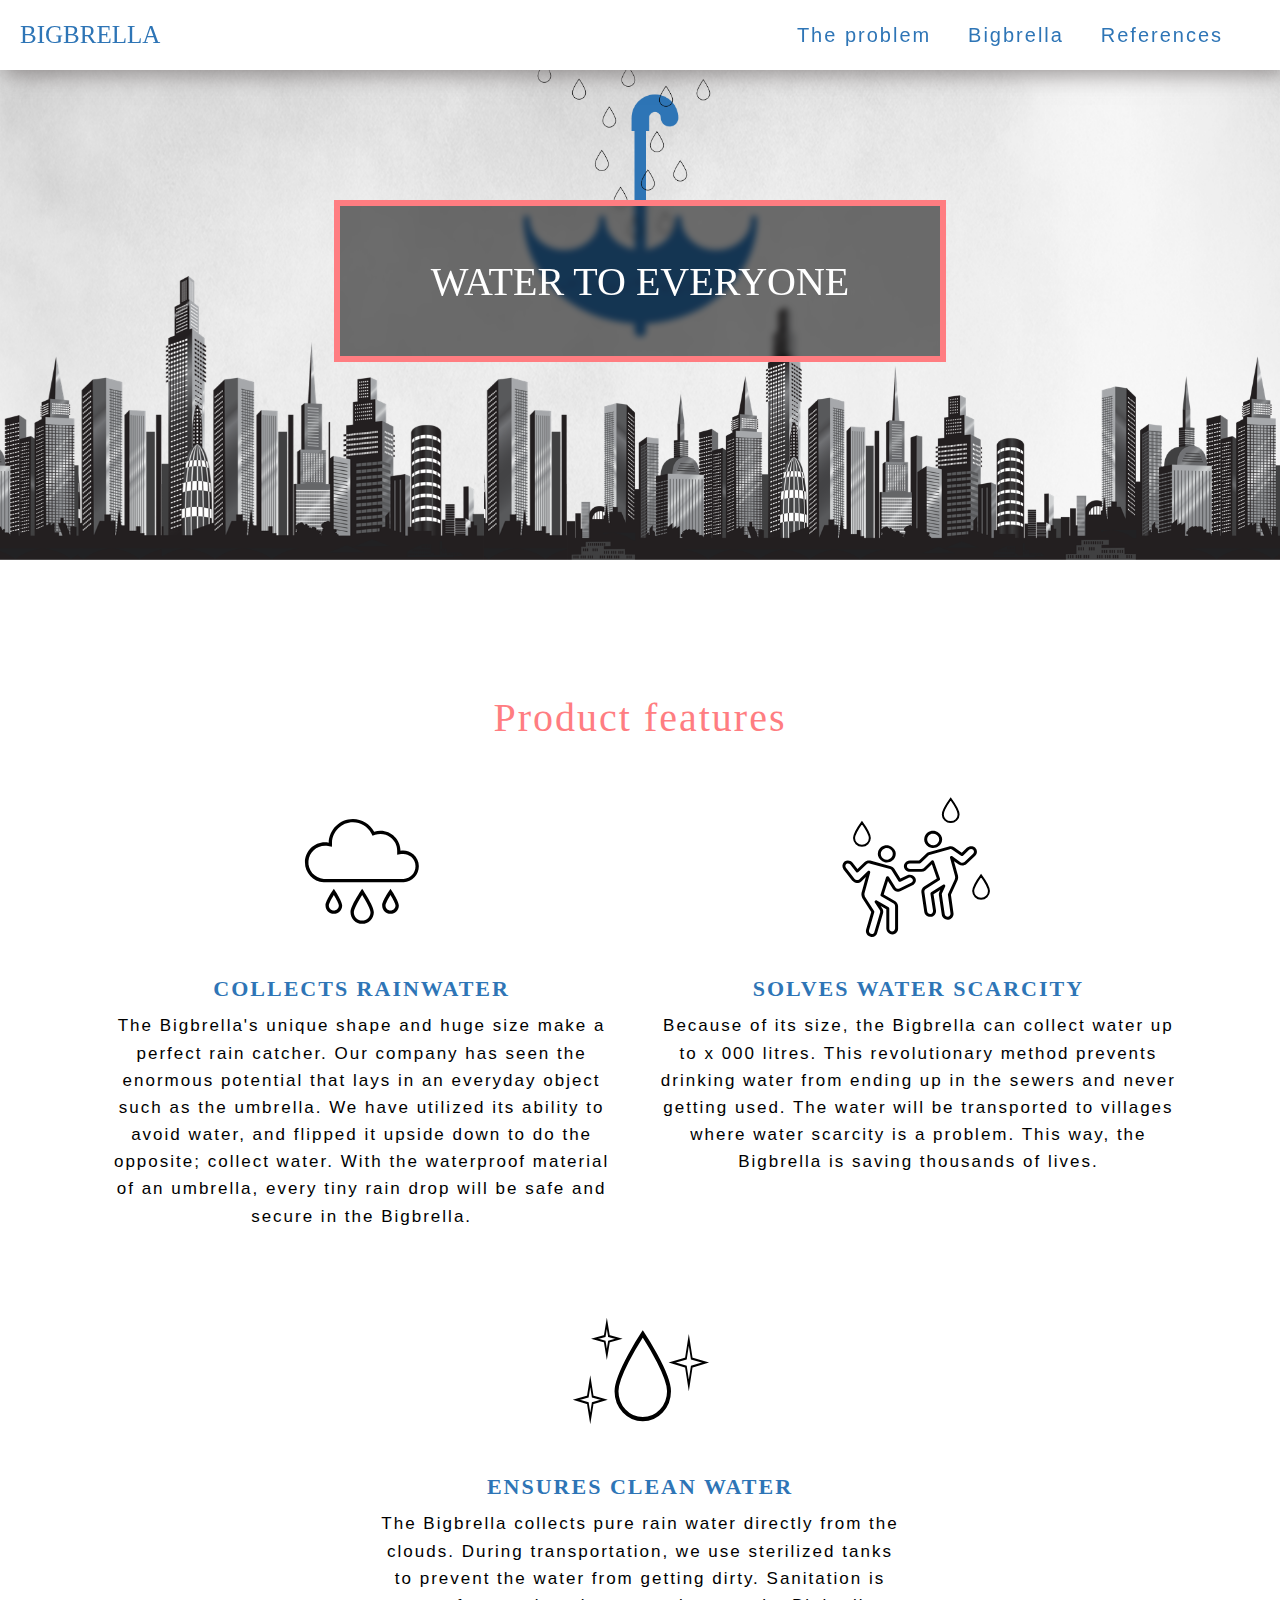
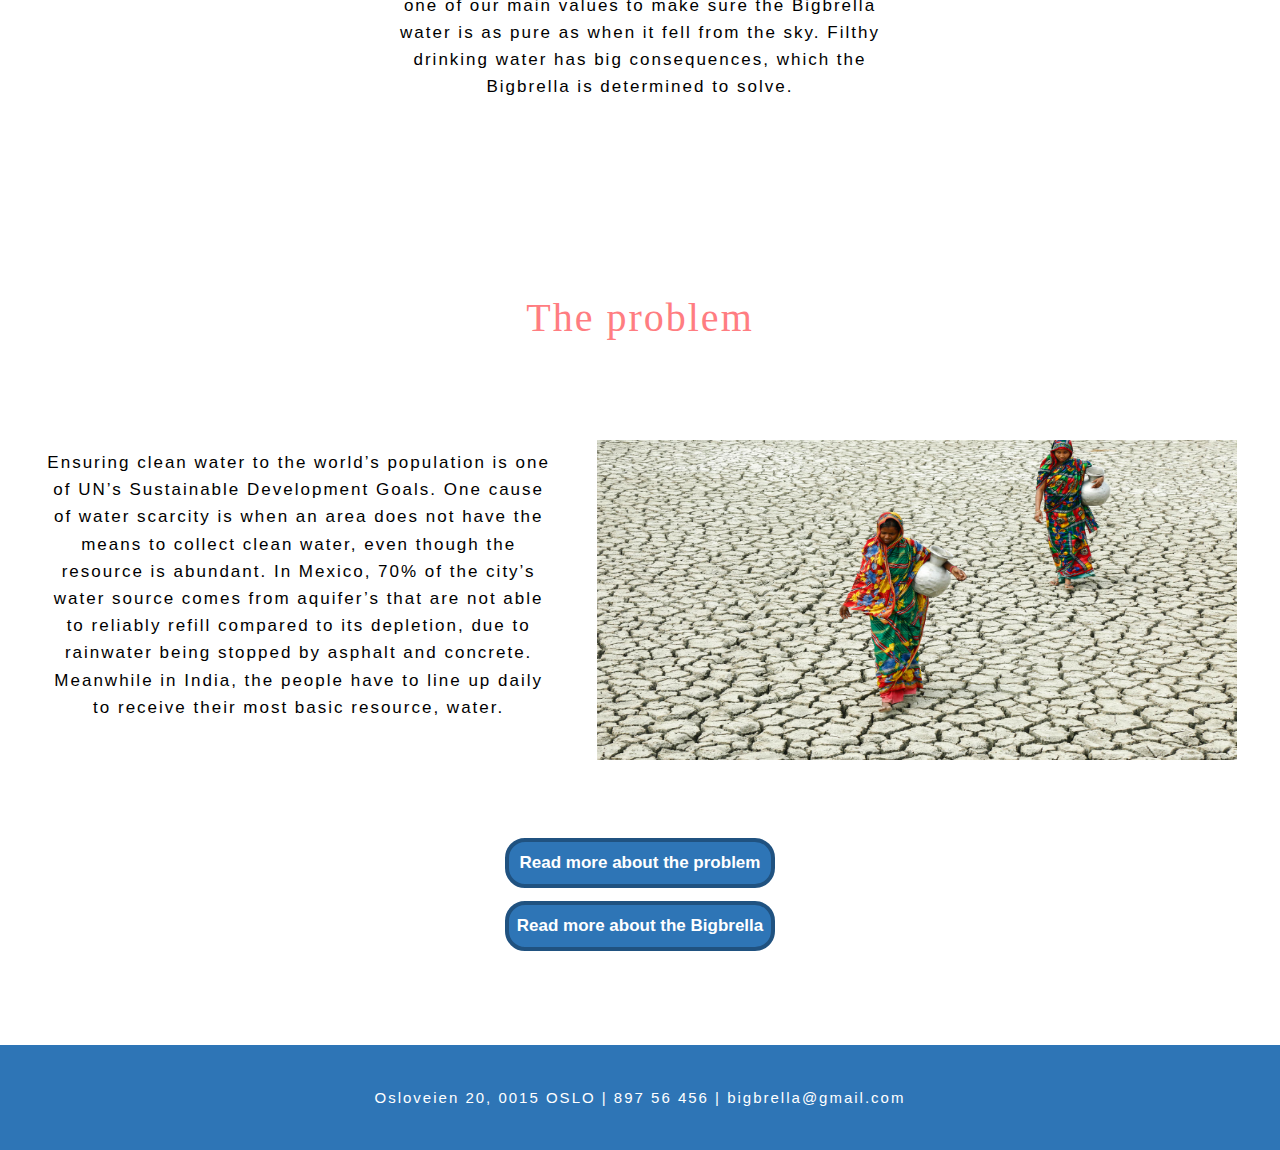
<file: index.html>
<!DOCTYPE html>
<html lang="en">
<head>
    <meta charset="UTF-8">
    <title>Bigbrella</title>
</head>
<meta name="viewport" content="width=device-width, initial-scale=1.0">
<link rel="stylesheet" type="text/css" href="css/forside_css.css">

<body>

<div id="innpakning">

    <div id="meny">
        <span><a href="index.html" id="logo">BIGBRELLA</a></span>
        <div id="innpakningMenysider">
            <span><a href="problem.html" class="menysider">The problem</a></span>
            <span><a href="bigbrellaPage.html" class="menysider">Bigbrella</a></span>
            <span><a href="referencesPage.html" class="menysider">References</a></span>
        </div>
    </div>

    <div id="bilde"></div>
    <div id="innpakningSlagsetning">
        WATER TO EVERYONE
    </div>

    <div id="delInfo">
        <h2 class="overskrift">Product features</h2>

        <div id="innpakningIkonerTekst">
            <div class="ikonOgTekst">
                <img class="treIkoner" id="regnsky" alt="Rain cloud." src="ikonRegnsky.png.svg">
                <h3 class="underoverskrift">COLLECTS RAINWATER</h3>
                <p class="infotekst">
                    The Bigbrella's unique shape and huge size make a perfect rain catcher.
                    Our company has seen the enormous potential that lays in an everyday object
                    such as the umbrella. We have utilized its ability to avoid water, and
                    flipped it upside down to do the opposite; collect water. With the waterproof
                    material of an umbrella, every tiny rain drop will be safe and secure in the Bigbrella.
                </p>
            </div>
            <div class="ikonOgTekst">
                <img class="treIkoner" id="folkVann" alt="Happy people with water." src="ikonFolkRegn.png.svg">
                <h3 class="underoverskrift">SOLVES WATER SCARCITY</h3>
                <p class="infotekst">
                    Because of its size, the Bigbrella can collect water up to x 000 litres.
                    This revolutionary method prevents drinking water from ending up in the sewers
                    and never getting used. The water will be transported to villages where
                    water scarcity is a problem. This way, the Bigbrella is saving thousands of lives.
                </p>
            </div>
            <div class="ikonOgTekst">
                <img class="treIkoner" id="regndraape" alt="Raindrop with stars around it to symbolize clean water." src="ikonRentVann.svg">
                <h3 class="underoverskrift" id="regndraapeOverskrift">ENSURES CLEAN WATER</h3>
                <p class="infotekst" id="regndraapeTekst">
                    The Bigbrella collects pure rain water directly from the clouds. During transportation, we use
                    sterilized tanks to prevent the water from getting dirty. Sanitation is one of our
                    main values to make sure the Bigbrella water is as pure as when it fell from the sky.
                    Filthy drinking water has big consequences, which the Bigbrella is determined to solve.
                </p>
            </div>
        </div>

        <h2 class="overskrift" id="overskriftProblem">The problem</h2>

        <div id="innpakningProblemdel">
            <p class="infotekst" id="problemInfotekst">
                Ensuring clean water to the world’s population
                is one of UN’s Sustainable Development Goals.
                One cause of water scarcity is when an area does
                not have the means to collect clean water, even though the resource is abundant.
                In Mexico, 70% of the city’s water source comes from
                aquifer’s that are not able to reliably refill compared to its
                depletion, due to rainwater being stopped by asphalt and concrete.
                Meanwhile in India, the people have to line up daily to receive their
                most basic resource, water.
            </p>
            <img alt="Two women walking on a dry and cracked surface to get water"
                 id="kvinnerBilde" src="kvinnerSamlerVann.jpg">
        </div>
    </div>

        <div id="innpakningKnapper">
            <button type="button" class="knapp"><a href="problem.html" class="knappTekst">Read more about the problem</a></button>
            <button type="button" class="knapp"><a href="bigbrellaPage.html" class="knappTekst">Read more about the Bigbrella</a></button>
        </div>

    <div id="delKontaktinfo">
        <span id="kontaktTekst">Osloveien 20, 0015 OSLO | 897 56 456 | bigbrella@gmail.com</span>
    </div>

</div>

</body>

</html>
</file>
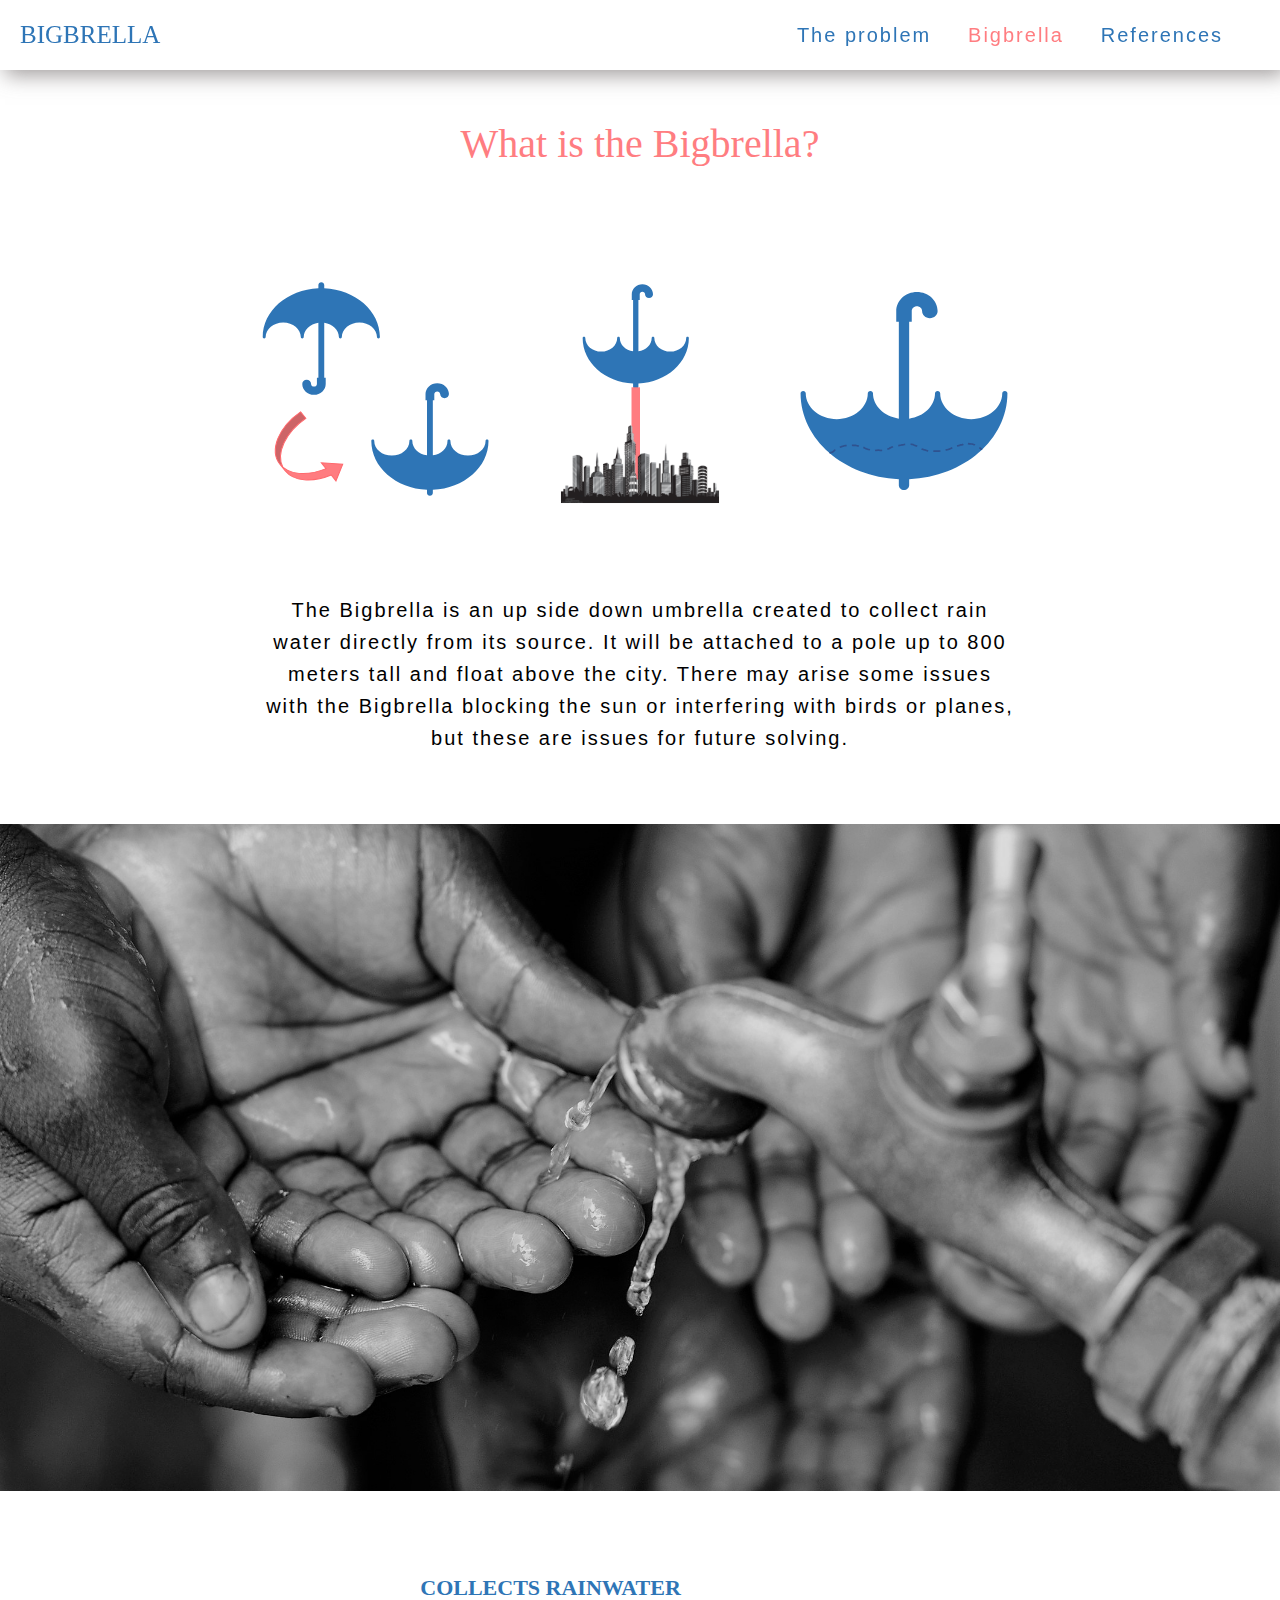
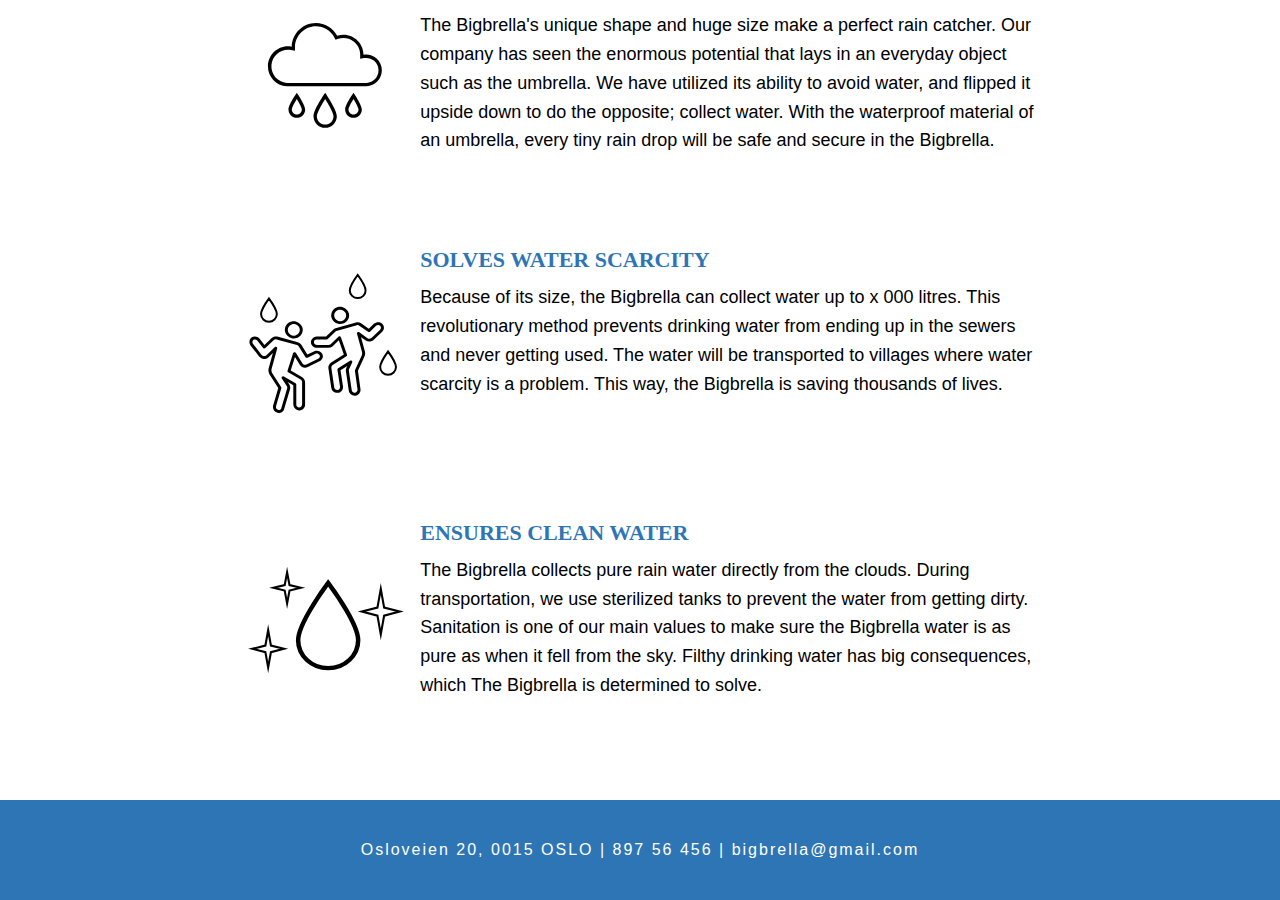
<file: bigbrellaPage.html>
<!DOCTYPE html>
<html lang="en">
<head>
    <meta charset="UTF-8">
    <title>The Bigbrella</title>
</head>
<meta name="viewport" content="width=device-width, initial-scale=1.0">
<link rel="stylesheet" type="text/css" href="css/bigbrellaPage_css.css">


<body>

<div id="innpakning">

    <div id="meny">
        <span><a href="index.html" id="logo">BIGBRELLA</a></span>
        <div id="innpakningMenysider">
            <span><a href="problem.html" class="menysider">The problem</a></span>
            <span><a href="bigbrellaPage.html" class="menysider" id="bigbrellaPage">Bigbrella</a></span>
            <span><a href="referencesPage.html" class="menysider">References</a></span>
        </div>
    </div>

    <div id="delInfo">
        <h1 id="overskrift">What is the Bigbrella?</h1>

        <div id="innpakningInfoOgBilde">
            <div id="innpakningBilder">
                <img alt="Picture showing an umbrella going from standing the right way to being up side down like the Bigbrella"
                     id="bigbrellaPil" src="bigbrellaSnu.svg">
                <img alt="Picture showing the bigbrella sttatched to a pole standing over the city"
                     id="bigbrellaStangBy" src="bigbrellaStangBy.svg">
                <img alt="The Bigbrella with water it has gathered from the clouds"
                     id="bigbrellaVann" src="bigbrellaVann.svg">
            </div>

            <span id="info">The Bigbrella is an up side down umbrella created to collect rain water
            directly from its source. It will be attached to a pole up to 800 meters tall and float above the city.
            There may arise some issues with the Bigbrella blocking the sun or interfering with birds or planes,
            but these are issues for future solving.</span>
        </div>

        <div id="bakgrunnsbilde"></div>

        <div id="delProductFeatures">
            <div class="ikonOgTekst">
                <img class="treIkoner" id="regnsky" alt="Rain cloud." src="ikonRegnsky.png.svg">
                <div class="overskriftOgTekst">
                    <h3 class="underoverskrift">COLLECTS RAINWATER</h3>
                    <p class="infotekst">
                        The Bigbrella's unique shape and huge size make a perfect rain catcher.
                        Our company has seen the enormous potential that lays in an everyday object
                        such as the umbrella. We have utilized its ability to avoid water, and
                        flipped it upside down to do the opposite; collect water. With the waterproof
                        material of an umbrella, every tiny rain drop will be safe and secure in the Bigbrella.
                    </p>
                </div>
            </div>
            <div class="ikonOgTekst">
                <img class="treIkoner" id="folkVann" alt="Happy people with water." src="ikonFolkRegn.png.svg">
                <div class="overskriftOgTekst">
                    <h3 class="underoverskrift">SOLVES WATER SCARCITY</h3>
                    <p class="infotekst">
                        Because of its size, the Bigbrella can collect water up to x 000 litres.
                        This revolutionary method prevents drinking water from ending up in the sewers
                        and never getting used. The water will be transported to villages where
                        water scarcity is a problem. This way, the Bigbrella is saving thousands of lives.
                    </p>
                </div>
            </div>
            <div class="ikonOgTekst">
                <img class="treIkoner" id="regndraape" alt="Raindrop with stars around it to symbolize clean water." src="ikonRentVann.svg">
                <div class="overskriftOgTekst" id="overskriftTekstRegndraape">
                    <h3 class="underoverskrift">ENSURES CLEAN WATER</h3>
                    <p class="infotekst" id="regndraapeTekst">
                        The Bigbrella collects pure rain water directly from the clouds. During transportation, we use
                        sterilized tanks to prevent the water from getting dirty. Sanitation is one of our
                        main values to make sure the Bigbrella water is as pure as when it fell from the sky.
                        Filthy drinking water has big consequences, which The Bigbrella is determined to solve.
                    </p>
                </div>

            </div>
        </div>
    </div>

    <div id="delKontaktinfo">
        <span id="kontaktTekst">Osloveien 20, 0015 OSLO | 897 56 456 | bigbrella@gmail.com</span>
    </div>

</div>

</body>

</html>
</file>
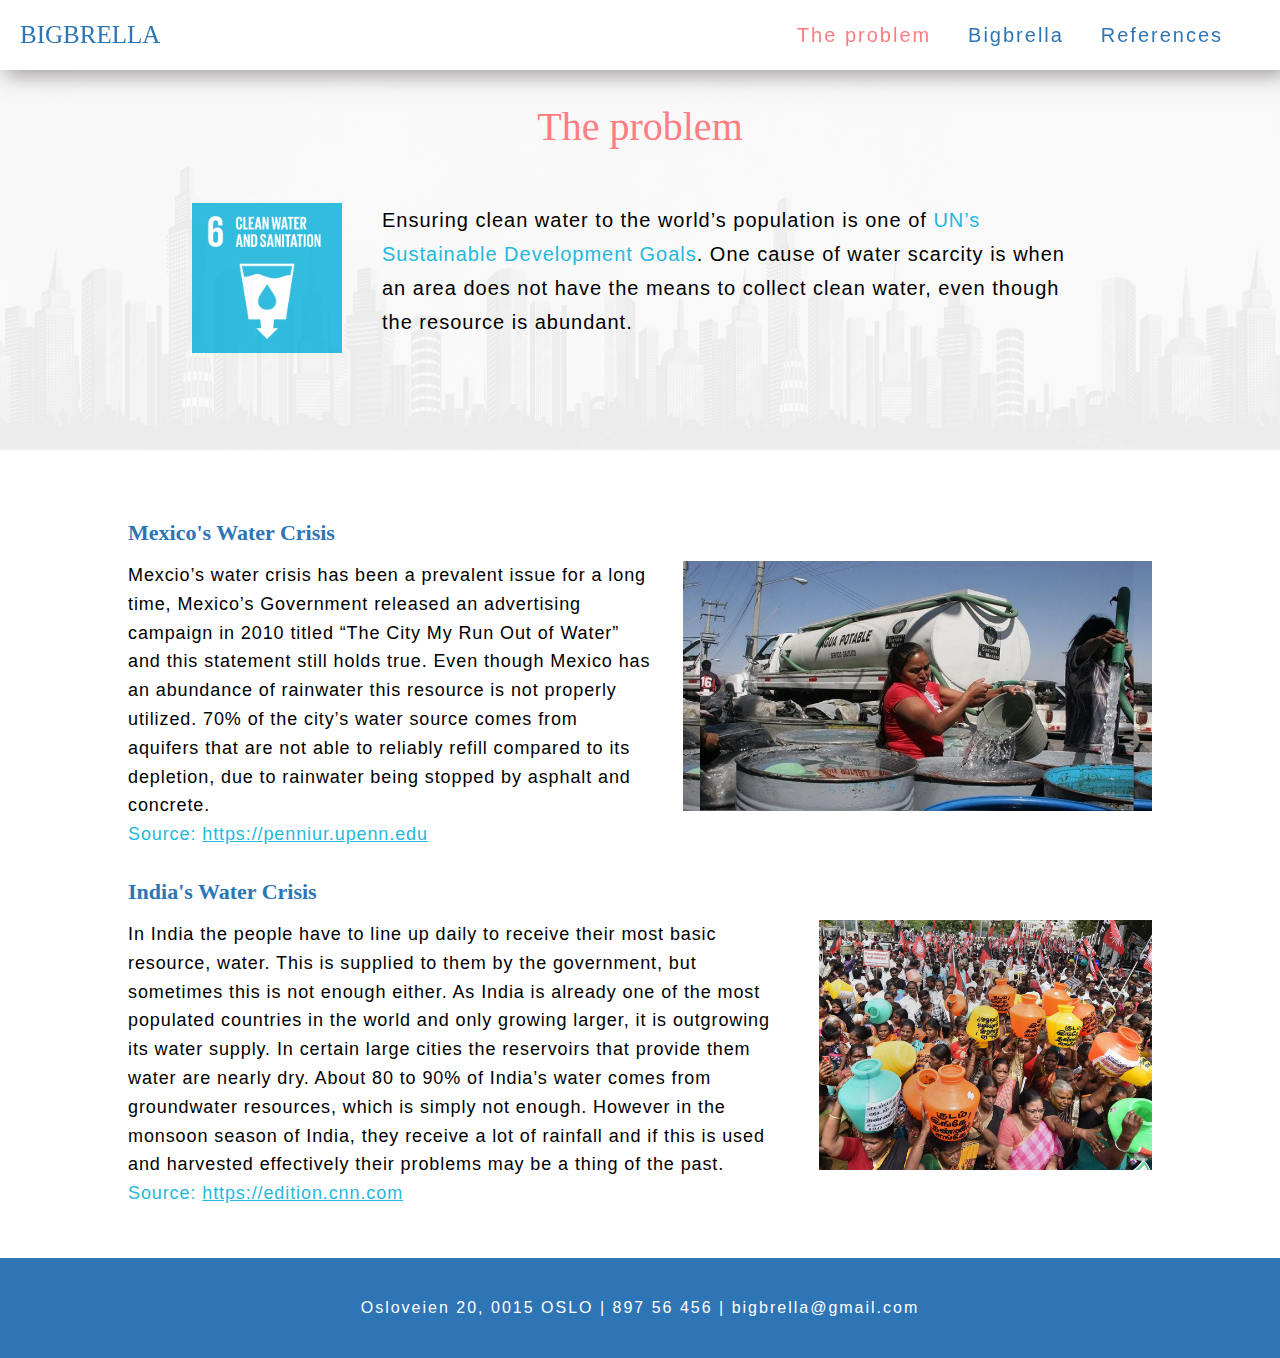
<file: problem.html>
<!DOCTYPE html>
<html>
<head>
	<meta charset="utf-8">
	<title>The Problem</title>
	<link rel="stylesheet" type="text/css" href="css/problem_css.css">
</head>
<body>
	<div id="innpakning">
	<div id="meny">
        <span><a href="index.html" id="logo">BIGBRELLA</a></span>
        <div id="innpakningMenysider">
            <span><a href="problem.html" class="menysider" style="color:#ff7d81;">The problem</a></span>
            <span><a href="bigbrellaPage.html" class="menysider">Bigbrella</a></span>
            <span><a href="referencesPage.html" class="menysider">References</a></span>
        </div>
    </div>

		<div id="p_over">
			<div id="p_over_info">
				<h2 id="overskrift">The problem</h2>
				<div id="tekstogbilde"><img src="SDG_6.png" height="100%" id="p_over_bilde">
				<p id="p_over_tekst">Ensuring clean water to the world’s population is one of <span class="blue_tekst">UN’s Sustainable Development Goals</span>. One cause of water scarcity is when an area does not have the means to collect clean water, even though the resource is abundant. </p></div>
				</div>
		</div>

		<div id="p_undertekst">
			<div class="p_undertekst_item">
				<h3 class="underoverskrift">Mexico's Water Crisis</h3>
				<div class="flex-row">
					<p>Mexcio’s water crisis has been a prevalent issue for a long time, Mexico’s Government released an advertising campaign in 2010 titled “The City My Run Out of Water” and this statement still holds true. Even though Mexico has an abundance of rainwater this resource is not properly utilized. 70% of the city’s water source comes from aquifers that are not able to reliably refill compared to its depletion, due to rainwater being stopped by asphalt and concrete. <br><span class="blue_tekst">Source: <a href="https://penniur.upenn.edu/uploads/media/02_Gutierrez.pdf">https://penniur.upenn.edu</a></span>
</p>
					<img src="water.jpg" height="250xp">
				</div>
			</div>
			<div class="p_undertekst_item">
				<h3 class="underoverskrift">India's Water Crisis</h3>
				<div class="flex-row">
					<p>In India the people have to line up daily to receive their most basic resource, water. This is supplied to them by the government, but sometimes this is not enough either. As India is already one of the most populated countries in the world and only growing larger, it is outgrowing its water supply. In certain large cities the reservoirs that provide them water are nearly dry. About 80 to 90% of India’s water comes from groundwater resources, which is simply not enough. However in the monsoon season of India, they receive a lot of rainfall and if this is used and harvested effectively their problems may be a thing of the past. <br> <span class="blue_tekst">Source: <a href="https://edition.cnn.com/2019/06/27/india/india-water-crisis-intl-hnk/index.html">https://edition.cnn.com</a></span></p>
					<img src="india.jpg" height="250xp">
				</div>
					
			</div>
		</div>
	<div id="delKontaktinfo">
        <span id="kontaktTekst">Osloveien 20, 0015 OSLO | 897 56 456 | bigbrella@gmail.com</span>
    </div>
</div>
	</div>
</body>
</html>
</file>
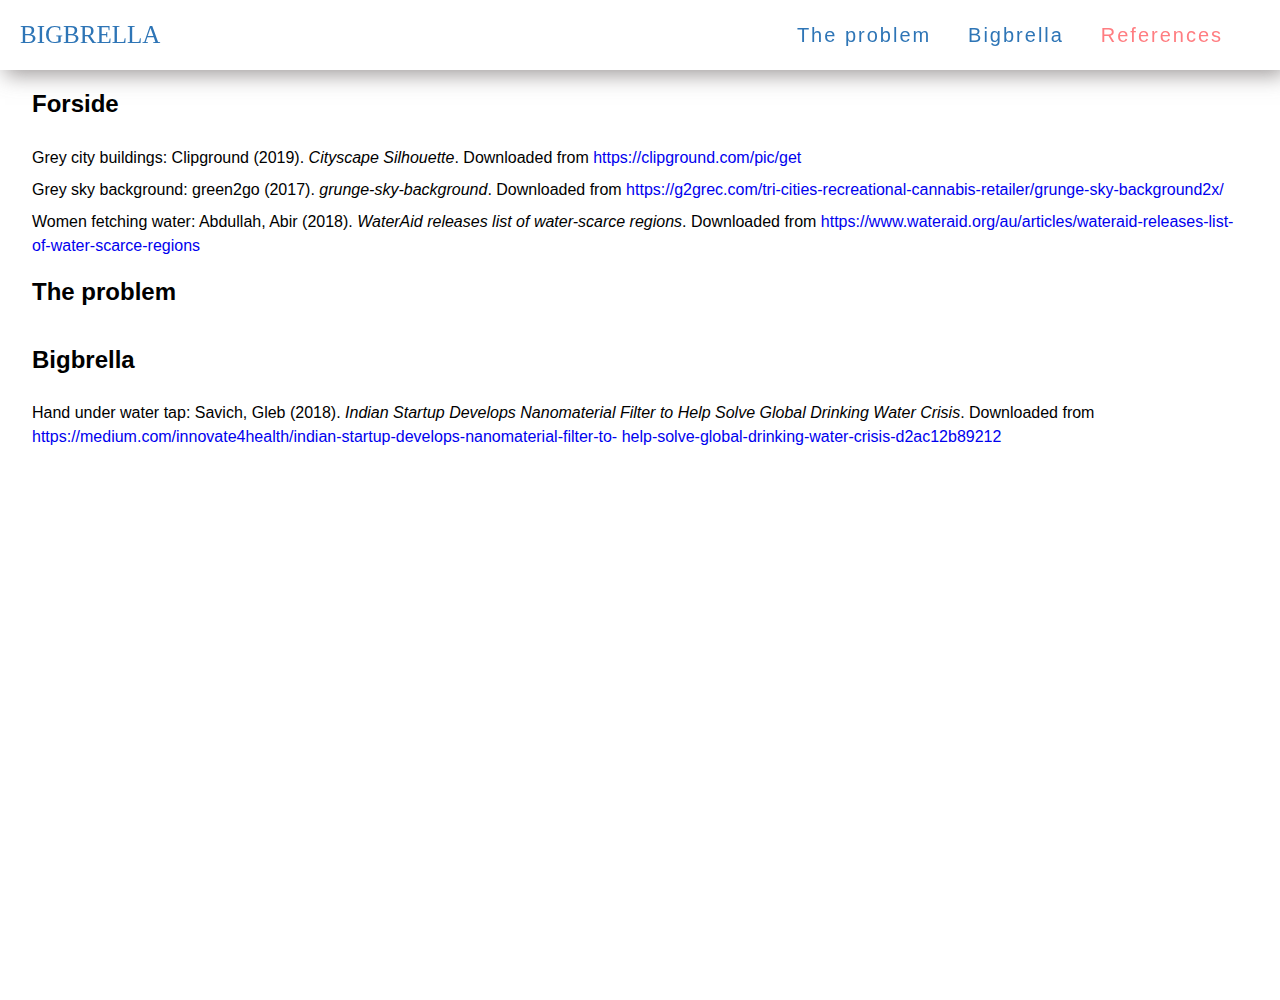
<file: referencesPage.html>
<!DOCTYPE html>
<html lang="en">
<head>
    <meta charset="UTF-8">
    <title>References</title>
</head>
<meta name="viewport" content="width=device-width, initial-scale=1.0">

<style>
    body {
        margin: 0;
        overflow-x: hidden;
        font-family: Arial;
    }

    #innpakning {
        display: flex;
        flex-direction: column;
        align-items: center;
        width: 100%;
        height: 1000px;
        margin: 0;
        z-index: -2;
    }

    #meny {
        position: fixed;
        display: flex;
        flex-direction: row;
        background-color: white;
        box-shadow: 5px 5px 20px rgba(118,113,113,0.7);
        width: 100%;
        align-items: center;
        justify-content: space-between;
        z-index: 3;
    }

    #logo {
        font-family: "Arial Black";
        font-size: 25px;
        color: #2e75b6;
        margin: 20px;
        height: 30px;
    }

    #innpakningMenysider {
        display: flex;
        flex-direction: row;
        width: 500px;
        height: 30px;
        margin: 20px;
        justify-content: space-evenly;
        align-items: center;
    }

    .menysider {
        font-family: Arial;
        font-size: 20px;
        letter-spacing: 2px;
        color: #2e75b6;
    }

    .menysider:hover {
        cursor: pointer;
        color: #ff7d81;
    }

    #references {
        color: #ff7d81;
    }

    a {
        text-decoration: none;

    }

    #innpakningKilder {
        display: flex;
        flex-direction: column;
        width: 95%;
        height: 100%;
        margin-top: 70px;
    }

    .element {
        margin-top: 8px;
        line-height: 1.5;
    }

    @media (max-width: 800px) {
        #meny {
            flex-direction: column;
        }

        #innpakningKilder {
            margin-top: 100px;
        }

    }

    @media (max-width: 600px) {
        .menysider {
            font-size: 18px;
        }

        #innpakningMenysider {
            width: 480px;
        }
        
    }

</style>

<body>

<div id="innpakning">

    <div id="meny">
        <span><a href="index.html" id="logo">BIGBRELLA</a></span>
        <div id="innpakningMenysider">
            <span><a href="problem.html" class="menysider">The problem</a></span>
            <span><a href="bigbrellaPage.html" class="menysider" id="bigbrellaPage">Bigbrella</a></span>
            <span><a href="referencesPage.html" class="menysider" id="references" >References</a></span>
        </div>
    </div>

    <div id="innpakningKilder">

        <h2>Forside</h2>

        <span class="element">Grey city buildings: Clipground (2019). <em>Cityscape Silhouette</em>. Downloaded from
        <a href="https://clipground.com/pic/get">https://clipground.com/pic/get</a>
        </span>

        <span class="element">Grey sky background: green2go (2017). <em>grunge-sky-background</em>. Downloaded from
            <a href="https://g2grec.com/tri-cities-recreational-cannabis-retailer/grunge-sky-background2x/">
                https://g2grec.com/tri-cities-recreational-cannabis-retailer/grunge-sky-background2x/</a>
        </span>

        <span class="element">Women fetching water: Abdullah, Abir (2018). <em>WaterAid releases list of water-scarce regions</em>.
            Downloaded from <a href="https://www.wateraid.org/au/articles/wateraid-releases-list-of-water-scarce-regions">
                https://www.wateraid.org/au/articles/wateraid-releases-list-of-water-scarce-regions</a>
        </span>


        <h2>The problem</h2>


        <h2>Bigbrella</h2>
        <span class="element">Hand under water tap: Savich, Gleb (2018). <em>Indian Startup Develops Nanomaterial Filter
            to Help Solve Global Drinking Water Crisis</em>. Downloaded from
            <a href="https://medium.com/innovate4health/indian-startup-develops-nanomaterial-filter-
            to-help-solve-global-drinking-water-crisis-d2ac12b89212">
                https://medium.com/innovate4health/indian-startup-develops-nanomaterial-filter-to-
                help-solve-global-drinking-water-crisis-d2ac12b89212</a>
        </span>

    </div>

</div>

</body>
</html>
</file>
<file: css/forside_css.css>
body {
    margin: 0;
    overflow-x: hidden;
}

#innpakning {
    display: flex;
    flex-direction: column;
    width: 100%;
    height: 2550px;
    margin: 0;
    align-items: center;
}

#meny {
    position: fixed;
    display: flex;
    flex-direction: row;
    background-color: white;
    box-shadow: 5px 5px 20px rgba(118,113,113,0.7);
    width: 100%;
    align-items: center;
    justify-content: space-between;
    z-index: 3;
}

#bilde {
    display: flex;
    background-image: url("../forsidebilde.PNG");
    width: 100%;
    height: 700px;
    background-size: cover;
    background-position: bottom;
    margin-top: 70px;

}

#innpakningSlagsetning {
    display: flex;
    align-items: center;
    justify-content: center;
    position: absolute;
    width: 700px;
    height: 200px;
    border: solid 6px #ff7d81;
    background-color: rgba(0,0,0,0.55);
    margin: auto;
    margin-top: 300px;
    color: white;
    font-family: "Arial Black";
    font-size: 50px;
    backdrop-filter: blur(3px);
}

#logo {
    font-family: "Arial Black";
    font-size: 25px;
    color: #2e75b6;
    margin: 20px;
    height: 30px;
}

#innpakningMenysider {
    display: flex;
    flex-direction: row;
    width: 500px;
    height: 30px;
    margin: 20px;
    justify-content: space-evenly;
    align-items: center;
}

.menysider {
    font-family: Arial;
    font-size: 20px;
    letter-spacing: 2px;
    color: #2e75b6;
}

.menysider:hover {
    cursor: pointer;
    color: #ff7d81;
}

a {
    text-decoration: none;
}

#delInfo {
    display: flex;
    flex-direction: column;
    width: 100%;
    height: 1450px;
    align-items: center;
    text-align: center;
    font-family: Arial;
    margin-top: 100px;
    letter-spacing: 2px;
}

.overskrift {
    font-weight: normal;
    font-size: 40px;
    font-family: "Kristen ITC";
    color: #ff7d81;
}

#innpakningIkonerTekst {
    display: flex;
    flex-flow: row wrap;
    flex-wrap: wrap;
    width: 90%;
    height: 575px;
    justify-content: space-evenly;
    margin-top: 20px;
}

.ikonOgTekst {
    display: flex;
    flex-direction: column;
    align-items: center;
    width: 360px;
}

#regnsky {
    width: 160px;
    height: 160px;
}

#folkVann {
    width: 160px;
    height: 160px;
}

#regndraape {
    width: 140px;
    height: 120px;
    margin-top: 20px;
}

.underoverskrift {
    font-family: "Arial Black";
    font-size: 22px;
    color: #2e75b6;
}

.infotekst {
    font-family: Arial;
    font-size: 17px;
    line-height: 1.6;
    margin-top: -12px;
    letter-spacing: 2px;
}

#regndraapeOverskrift {
    margin-top: 40px;
}

#overskriftProblem {
    margin-top: 100px;
}

#innpakningProblemdel {
    display: flex;
    flex-flow: row wrap;
    flex-wrap: wrap;
    width: 95%;
    height: 450px;
    align-items: center;
    justify-content: space-evenly;
}

#kvinnerBilde {
    width: 680px;
    height: 400px;
}

#problemInfotekst {
    width: 40%;
    letter-spacing: 2px;
}

#innpakningKnapper {
    width: 700px;
    height: 50px;
    display: flex;
    flex-direction: row;
    align-items: center;justify-content: space-evenly;
}

.knapp {
    width: 270px;
    height: 50px;
    background-color: #2e75b6;
    font-family: "Arial";
    font-size: 17px;
    font-weight: bold;
    border: solid #205280 4px;
    border-radius: 20px;
}

.knappTekst {
    color: white;
}

.knapp:hover {
    cursor: pointer;
    background-color: #205280;
}

#delKontaktinfo {
    display: flex;
    width: 100%;
    height: 100px;
    background-color: #2e75b6;
    align-items: center;
    justify-content: center;
    color: white;
    font-family: Arial;
    letter-spacing: 2px;
    margin-top: 80px;
}

@media only screen and (max-width: 1300px) {

    #innpakningSlagsetning {
        width: 600px;
        font-size: 40px;
        height: 150px;
        margin-top: 200px;
    }

    #innpakning {
        height: 2750px;
    }

    #delInfo {
        height: 2500px;
    }

    #innpakningIkonerTekst {
        height: 1000px;
        width: 90%;
    }

    .ikonOgTekst {
        height: 450px;
        width: 45%;
    }

    #innpakningProblemdel {
        height: 450px;
        width: 100%;
    }

    #problemInfotekst {
        width: 40%;
    }

    #kvinnerBilde {
        width: 50%;
        height: 320px;
    }

    #innpakningKnapper {
        width: 100%;
        margin-top: 0px;
        height: 200px;
        flex-direction: column;
    }

    #delKontaktinfo {
        width: 100%;
        font-size: 15px;
        height: 150px;
    }

}

@media only screen and (max-width: 1000px) {
    #innpakningSlagsetning {
        width: 600px;
        font-size: 40px;
        height: 150px;
        margin-top: 270px;
    }

    #innpakning {
        height: 3400px;
    }

    #delInfo {
        height: 2500px;
    }

    #innpakningIkonerTekst {
        height: 1300px;
        width: 70%;
    }

    .ikonOgTekst {
        height: 400px;
        width: 95%;
    }

    #innpakningProblemdel {
        height: 600px;
        width: 80%;
    }

    #problemInfotekst {
        width: 95%;
    }

    #kvinnerBilde {
        width: 90%;
        height: 350px;
    }

    #innpakningKnapper {
        width: 100%;
        margin-top: 0px;
        height: 200px;
        flex-direction: column;
    }

    #delKontaktinfo {
        width: 100%;
        font-size: 15px;
        height: 150px;
    }

}
@media only screen and (max-width: 800px) {
    #meny {
        flex-direction: column;
    }

    #innpakningSlagsetning {
        width: 600px;
        font-size: 40px;
        height: 150px;
    }

    #innpakning {
        height: 3400px;
    }

    #delInfo {
        height: 2500px;
    }

    #innpakningIkonerTekst {
        height: 1300px;
        width: 80%;
    }

    .ikonOgTekst {
        height: 400px;
        width: 95%;
    }

    #innpakningProblemdel {
        height: 600px;
        width: 90%;
    }

    #problemInfotekst {
        width: 95%;
    }

    #kvinnerBilde {
        width: 90%;
        height: 350px;
    }

    #innpakningKnapper {
        width: 100%;
        margin-top: 0px;
        height: 200px;
        flex-direction: column;
    }

    #delKontaktinfo {
        width: 100%;
        font-size: 15px;
        height: 150px;
    }

}

@media only screen and (max-width: 600px) {
    #innpakning {
        height: 3400px;
    }

    .menysider {
        font-size: 18px;
    }

    #innpakningMenysider {
        width: 480px;
    }

    #delInfo {
        height: 2500px;
    }

    #innpakningIkonerTekst {
        height: 1500px;
        width: 100%;
    }

    .ikonOgTekst {
        height: 470px;
        width: 95%;
    }

    #bilde {
        height: 500px;
    }

    #innpakningSlagsetning {
        width: 400px;
        height: 120px;
        font-size: 30px;
        margin-top: 210px;
    }

    #innpakningProblemdel {
        height: 700px;
        width: 90%;
    }

    #problemInfotekst {
        width: 95%;
    }

    #kvinnerBilde {
        width: 100%;
        height: 300px;
    }

    #innpakningKnapper {
        width: 100%;
        margin-top: 60px;
        height: 200px;
        flex-direction: column;
    }

    .knapp {
        width: 250px;
        font-size: 15px;
    }

    #delKontaktinfo {
        width: 100%;
        font-size: 9px;
    }
}
</file>
<file: css/bigbrellaPage_css.css>
body {
    margin: 0;
    overflow-x: hidden;
}

#innpakning {
    display: flex;
    flex-direction: column;
    width: 100%;
    height: 2340px;
    margin: 0;
    align-items: center;
    justify-content: space-between;
    z-index: -2;
}

#meny {
    position: fixed;
    display: flex;
    flex-direction: row;
    background-color: white;
    box-shadow: 5px 5px 20px rgba(118,113,113,0.7);
    width: 100%;
    align-items: center;
    justify-content: space-between;
    z-index: 3;
}

#logo {
    font-family: "Arial Black";
    font-size: 25px;
    color: #2e75b6;
    margin: 20px;
    height: 30px;
}

#innpakningMenysider {
    display: flex;
    flex-direction: row;
    width: 500px;
    height: 30px;
    margin: 20px;
    justify-content: space-evenly;
    align-items: center;
}

.menysider {
    font-family: Arial;
    font-size: 20px;
    letter-spacing: 2px;
    color: #2e75b6;
}

.menysider:hover {
    cursor: pointer;
    color: #ff7d81;
}

#bigbrellaPage {
    color: #ff7d81;
}

a {
    text-decoration: none;

}

#delInfo {
    display: flex;
    flex-direction: column;
    width: 100%;
    height: 2170px;
    margin-top: 70px;
    align-items: center;
}

#innpakningInfoOgBilde {
    display: flex;
    flex-direction: column;
    width: 100%;
    height: 650px;
    align-items: center;
    justify-content: space-evenly;
    margin-top: 10px;
}

#bakgrunnsbilde {
    width: 100%;
    height: 700px;
    background-image: url("../vannmangel.jpg");
    background-repeat: no-repeat;
    background-size: cover;
    background-position: center;
    z-index: -1;
}


#innpakningBilder {
    display: flex;
    flex-direction: row;
    align-items: center;
    justify-content: space-evenly;
    width: 70%;
    height: 230px;
}

#bigbrellaPil {
    height: 100%;
    width: 250px;
    background-color: white;
}

#bigbrellaStangBy {
    height: 100%;
    width: 160px;
    background-color: white;
}

#bigbrellaVann {
    height: 100%;
    width: 250px;
    background-color: white;
}

#info {
    width: 750px;
    font-family: Arial;
    font-size: 20px;
    line-height: 1.6;
    text-align: center;
    margin-top: 20px;
    color: black;
    letter-spacing: 2px;
}

#overskrift {
    font-weight: normal;
    font-size: 40px;
    font-family: "Kristen ITC";
    color: #ff7d81;
    margin-top: 50px;
}

#delProductFeatures {
    display: flex;
    flex-direction: column;
    width: 80%;
    height: 880px;
    align-items: center;
    justify-content: space-evenly;
    margin-top: 40px;
}

.ikonOgTekst {
    display: flex;
    flex-direction: row;
    width: 70%;
    height: 250px;
    align-items: center;
    justify-content: space-evenly;
}

.overskriftOgTekst {
    display: flex;
    flex-direction: column;
    width: 550px;
}

.underoverskrift {
    font-family: "Arial Black";
    font-size: 22px;
    color: #2e75b6;
}

.infotekst {
    font-family: Arial;
    font-size: 18px;
    line-height: 1.6;
    margin-top: -12px;
}

#regnsky {
    width: 160px;
    height: 160px;
}

#folkVann {
    width: 160px;
    height: 160px;
}

#regndraape {
    width: 160px;
    height: 120px;
}

#delKontaktinfo {
    display: flex;
    width: 100%;
    height: 100px;
    background-color: #2e75b6;
    align-items: center;
    justify-content: center;
    color: white;
    font-family: Arial;
    letter-spacing: 2px;
}

@media only screen and (max-width: 1300px) {
    #innpakning {
        height: 2500px;
    }

    #delInfo {
        height: 2300px;
    }

    #delProductFeatures {
    }

    .ikonOgTekst {
        width: 80%;
    }

    .overskriftOgTekst {
        width: 75%;
        height: 100%;
    }
}

@media only screen and (max-width: 1000px) {
    #innpakning {
        height: 2500px;
    }

    #delInfo {
        height: 2300px;
    }

    #bakgrunnsbilde {
        height: 600px;
    }

    #delProductFeatures {
    }

    .ikonOgTekst {
        width: 100%;
    }

    .overskriftOgTekst {
        width: 75%;
        height: 100%;
    }
}

@media only screen and (max-width: 800px) {
    #meny {
        flex-direction: column;
    }

    #innpakning {
        height: 2500px;
    }

    #delInfo {
        height: 2300px;
    }

    #bakgrunnsbilde {
        height: 500px;
    }

    #delProductFeatures {
        width: 95%;
    }

    .ikonOgTekst {
        width: 100%;
        height: 280px;
    }

    .overskriftOgTekst {
        width: 75%;
        height: 100%;
    }

    #info {
        font-size: 17px;
        width: 80%;
    }

}

@media only screen and (max-width: 600px) {
    #meny {
        flex-direction: column;
    }

    .menysider {
        font-size: 18px;
    }

    #innpakningMenysider {
        width: 480px;
    }

    #innpakning {
        height: 2500px;
    }

    #delInfo {
        height: 2300px;
    }

    #bakgrunnsbilde {
        height: 500px;
    }

    #delProductFeatures {
        width: 95%;
        height: 2600px;
    }

    .ikonOgTekst {
        width: 100%;
        height: 450px;
        flex-direction: column;
    }

    .overskriftOgTekst {
        width: 90%;
        height: 70%;
        align-items: center;
        text-align: center;
    }

    #innpakningInfoOgBilde {
        width: 100%;
        height: 1000px;
    }

    #innpakningBilder {
        height: 200px;
    }

    #bigbrellaPil {
        height: 100%;
        width: 200px;
    }

    #bigbrellaStangBy {
        height: 100%;
        width: 110px;
    }

    #bigbrellaVann {
        height: 100%;
        width: 200px;
    }

    #delKontaktinfo {
        width: 100%;
        font-size: 9px;
    }
}
</file>
<file: css/problem_css.css>
body {
        margin: 0;
        overflow-x: hidden;
        font-family: Arial;
    }

    #innpakningMenysider {
    display: flex;
    flex-direction: row;
    width: 500px;
    height: 30px;
    margin: 20px;
    justify-content: space-evenly;
    align-items: center;
}
    #innpakning {
        display: flex;
        flex-direction: column;
        width: 100%;
        margin: 0;
        align-items: center;
    }

    #meny {
    position: fixed;
    display: flex;
    flex-direction: row;
    background-color: white;
    box-shadow: 5px 5px 20px rgba(118,113,113,0.7);
    width: 100%;
    height: 70px;
    align-items: center;
    justify-content: space-between;
    z-index: 3;
}
    #logo {
        font-family: "Arial Black";
        font-size: 25px;
        color: #2e75b6;
        margin: 20px;
    }

    #boksMenysider {
        display: flex;
        flex-direction: row;
        width: 400px;
        height: 100%;
        margin-right: 20px;
        justify-content: space-evenly;
        align-items: center;
    }

    .menysider {
    font-family: Arial;
    font-size: 20px;
    letter-spacing: 2px;
    color: #2e75b6;
}

.menysider:hover {
    cursor: pointer;
    color: #ff7d81;
}

    a {
        text-decoration: none;

    }

    #delInfo {
        display: flex;
        flex-direction: column;
        width: 1300px;
        height: 800px;
        align-items: center;
        text-align: center;
        font-family: Arial;
        margin-top: 100px;
        letter-spacing: 2px;
    }

    #overskrift {
        font-weight: normal;
        font-size: 40px;
        font-family: "Kristen ITC";
        color: #ff7d81;
    }

    .underoverskrift {
        font-family: "Arial Black";
        font-size: 22px;
        color: #2e75b6;
    }

    .infotekst {
        font-size: 15px;
        line-height: 1.6;
        margin-top: -12px;
    }

    #delKontaktinfo {
        display: flex;
        width: 100%;
        height: 100px;
        background-color: #2e75b6;
        margin-top: 30px;
        align-items: center;
        justify-content: center;
        color: white;
        font-family: Arial;
        letter-spacing: 2px;
    }

    #p_over{
        position: relative;
        text-align: center;
        width: 100%;
        height: 450px;
        background-image: url("../hovedbildeUtenParaply_1.png");
        background-size: cover;
        background-position: bottom;
    }

    #p_over_info{
        position: absolute;
        top: 0;
        margin-left: 15%;
        margin-right: 15%;
        width: 70%;
        margin-top: 70px;
    }
    #tekstogbilde{
        display: flex;
        flex-direction: row;
        height: 150px;
        text-align: left;
        min-width: 767px;
        max-width: 926px;
        margin: auto;
        padding-top: 20px;
    }
    #p_over_tekst{
        padding-left: 2em;
        line-height: 1.7em;
        letter-spacing: 1px;
        font-size: 20px;
        margin: 0;
    }
    #p_over_bilde{
        opacity: 0.8;
    }
    .blue_tekst{
        color: #24B8DC;
    }
    #p_undertekst{
        display: flex;
        flex-direction: column;
        width: 80%;
        max-width: 1100px;
        min-width: 870px;
        margin: auto;
        margin-top: 40px;
        margin-bottom: 20px;
    }
    .p_undertekst_item{
        display: flex;
        flex-direction: column;
    }
    .flex-row{
        display: flex;
        flex-direction: row;
    }
    .p_undertekst_item p{
        line-height: 1.6;
        letter-spacing: 0.05em;
        font-size: 18px;
        margin:0;
    }
    .p_undertekst_item img{
        padding-left: 2em;
    }
    .p_undertekst_item h3{
        margin-bottom: 15px;
        margin-top: 30px;
    }
    .p_undertekst_item a{
        color: #24B8DC;
        text-decoration: underline;
    }

    @media screen and (max-width: 1000px){
        .flex-row{
            flex-direction: column;
        }

        .flex-row img{
            width: 400px;
            height: auto;
            margin-top: 20px;
            margin-bottom: 5px;
            margin-left: auto;
            margin-right: auto;
        }
        #p_undertekst{
            min-width: 400px
        }
        #tekstogbilde{
            min-width: 440px;
        }

        #p_over{
            height: 500px;
        }
    }

    @media only screen and (max-width: 800px){
        #meny {
            flex-direction: column;
            height: 106px;
        }
        #overskrift{
            margin-top: 80px;
        }
       #delKontaktinfo {
            font-size: 12px;
        }
        #p_over{
            height: 600px;
        }
        #tekstogbilde img{
            height: 120px;
        }
    }
    @media only screen and (max-width: 600px){
        .menysider {
            font-size: 18px;
        }
        #innpakningMenysider {
            width: 480px;
        }
        #delKontaktinfo {
            width: 100%;
            font-size: 9px;
        }
        #p_undertekst{
            min-width: 400px
        }
        #tekstogbilde{
            min-width: 400px;
            flex-direction: column;
            padding-top: 0px;
            text-align: center;
        }
        #tekstogbilde img{
            width: 100px;
            height: auto;
            margin: auto;
            margin-bottom: 10px;
        }
        #tekstogbilde p{
            padding:0;
        }
    }
</file>
